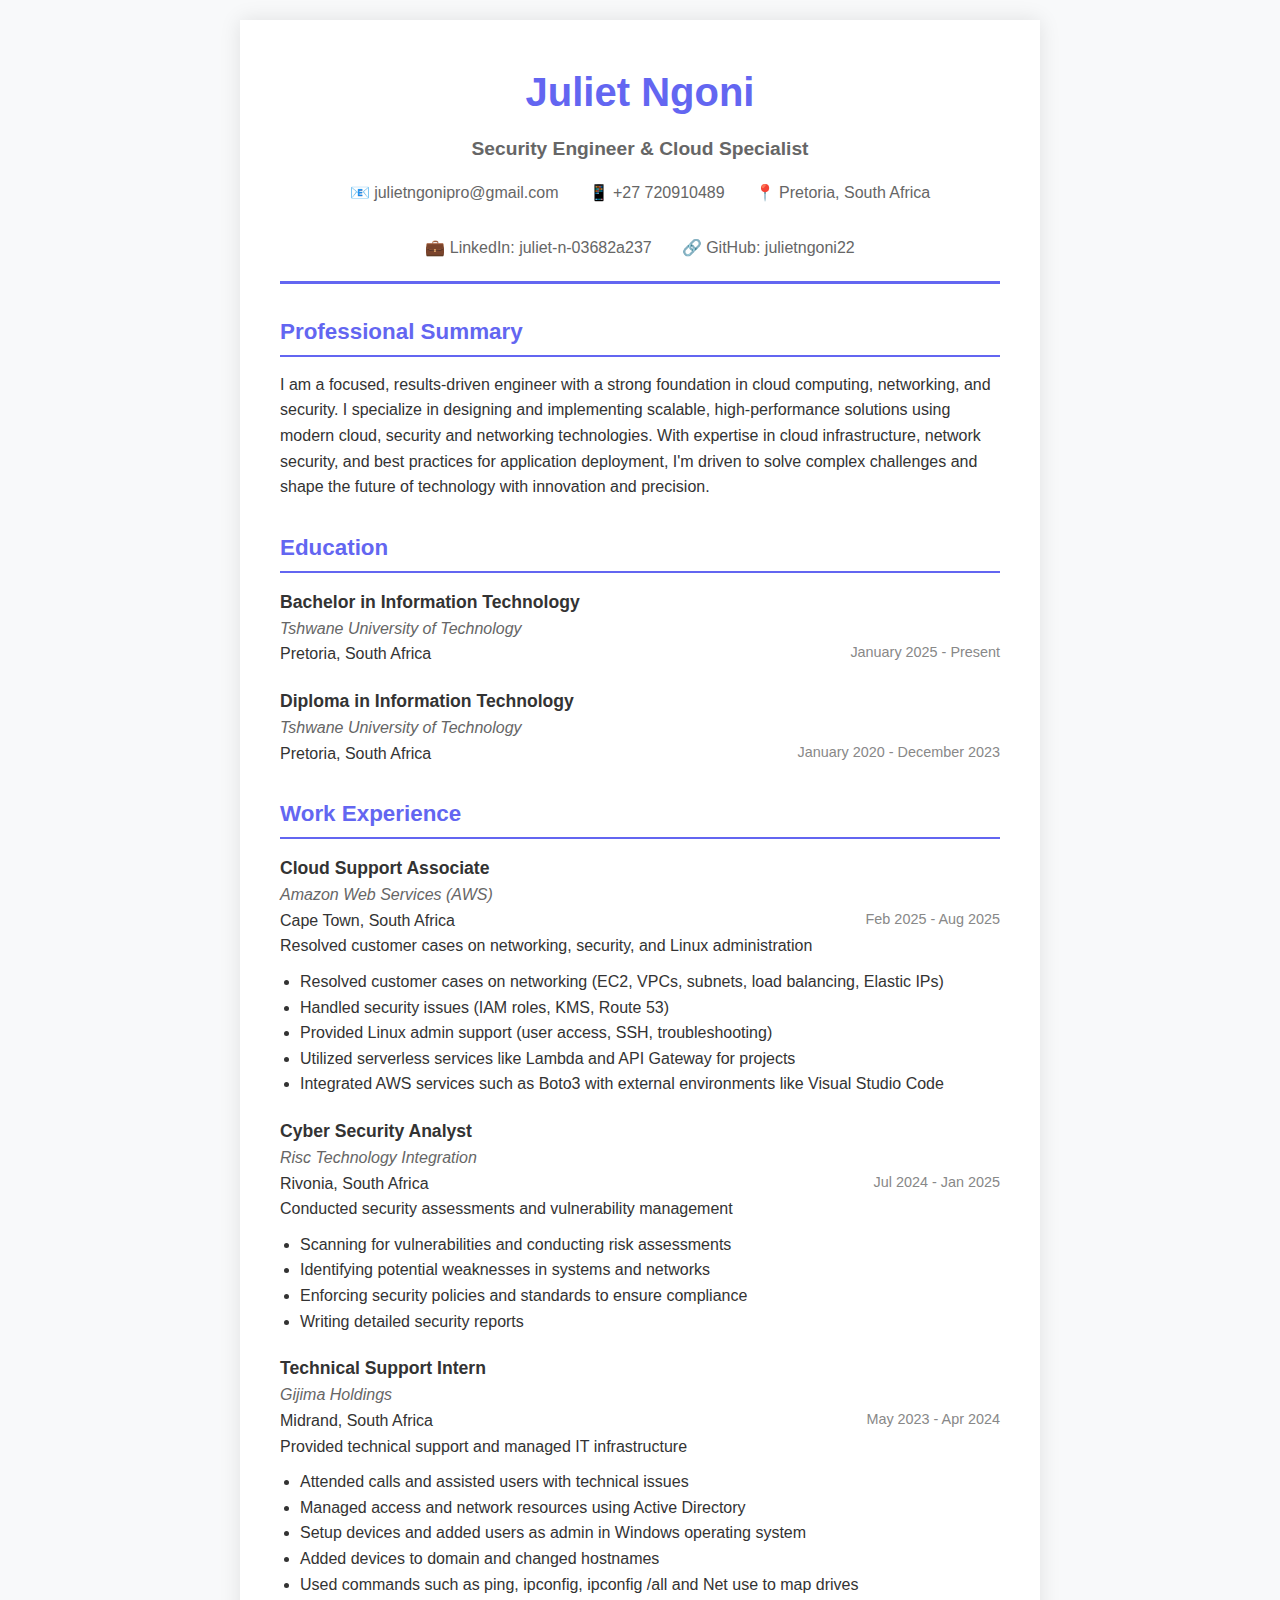
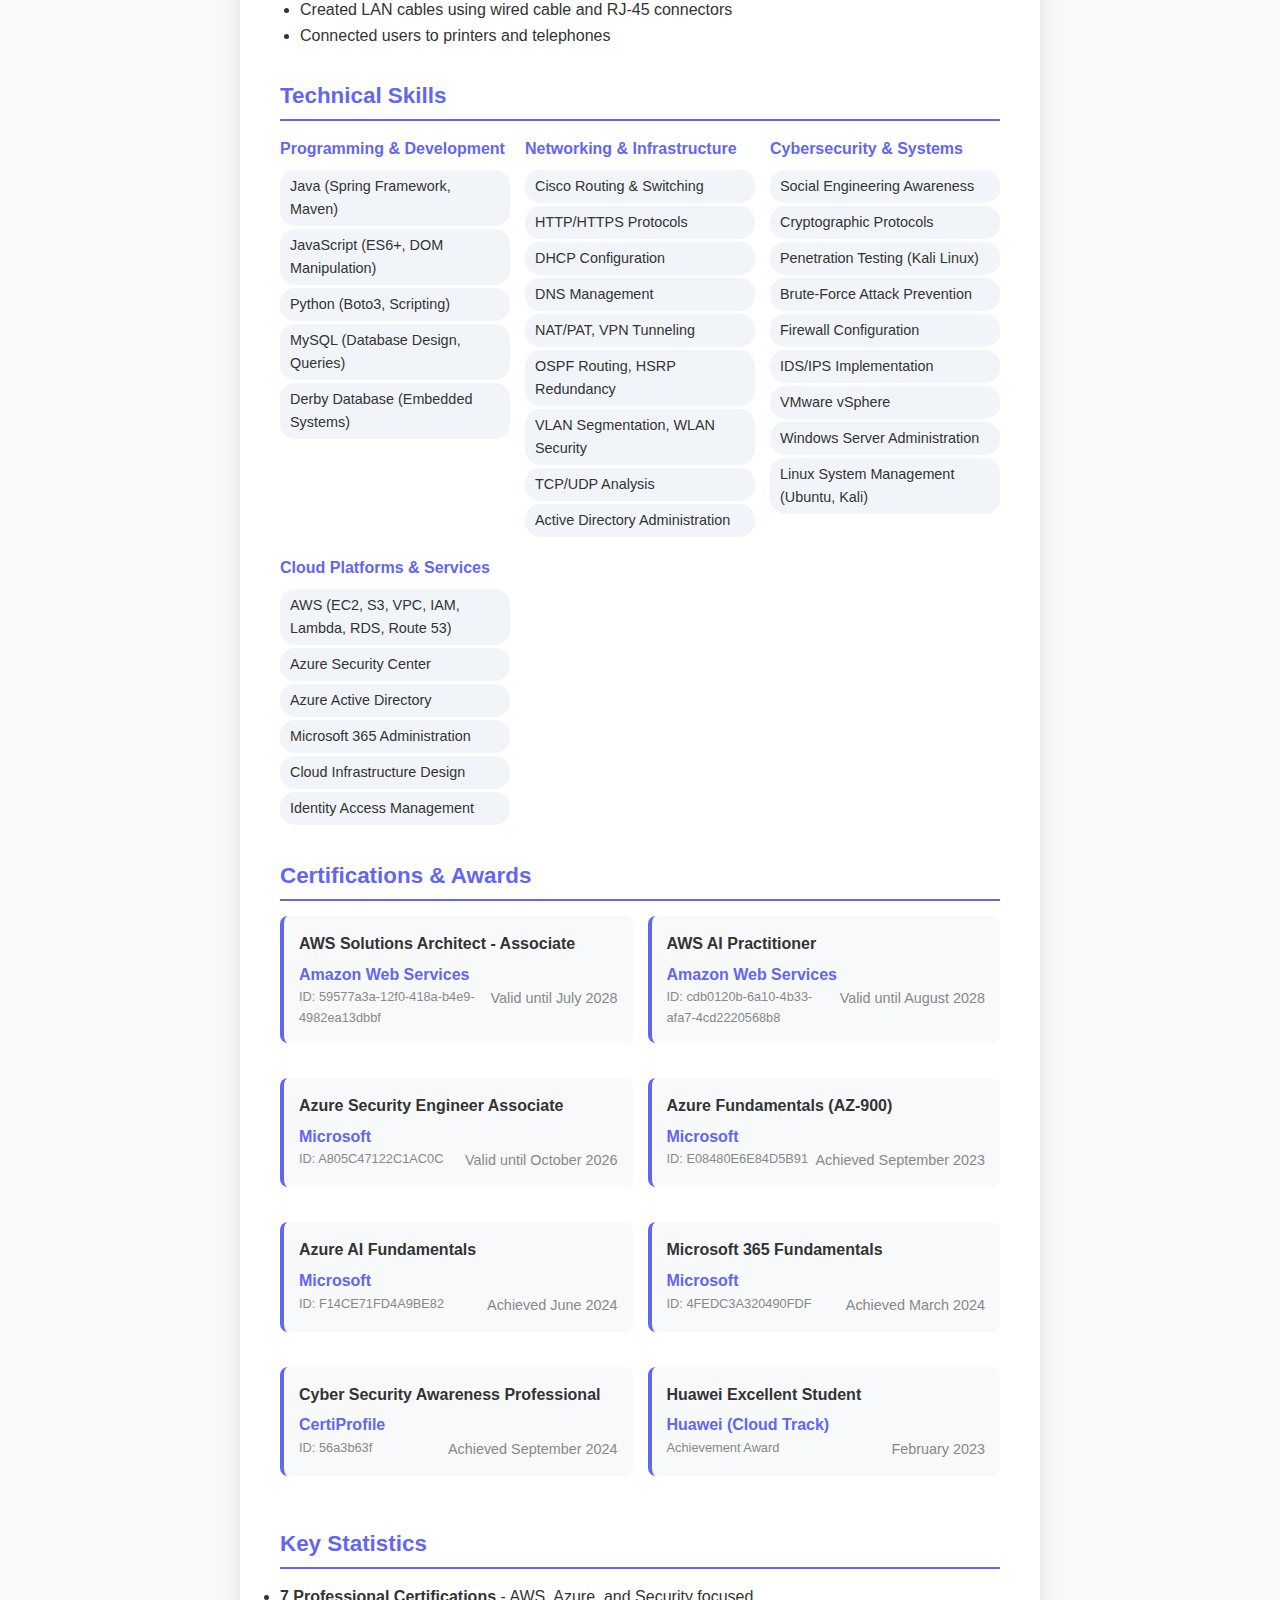
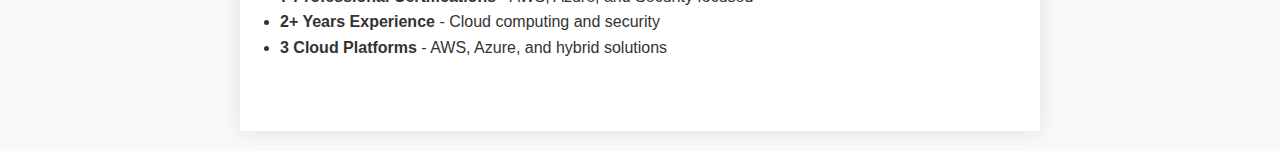
<file: Juliet_Ngoni_CV.html>
<!DOCTYPE html>
<html lang="en">
<head>
    <meta charset="UTF-8">
    <meta name="viewport" content="width=device-width, initial-scale=1.0">
    <title>Juliet Ngoni - CV</title>
    <style>
        * { margin: 0; padding: 0; box-sizing: border-box; }
        body { font-family: 'Arial', sans-serif; line-height: 1.6; color: #333; background: #f8f9fa; }
        .cv-container { max-width: 800px; margin: 20px auto; background: white; padding: 40px; box-shadow: 0 0 20px rgba(0,0,0,0.1); }
        .header { text-align: center; border-bottom: 3px solid #6366f1; padding-bottom: 20px; margin-bottom: 30px; }
        .header h1 { color: #6366f1; font-size: 2.5em; margin-bottom: 10px; }
        .header h2 { color: #666; font-size: 1.2em; margin-bottom: 15px; }
        .contact-info { display: flex; justify-content: center; gap: 30px; flex-wrap: wrap; }
        .contact-info span { color: #666; }
        .section { margin-bottom: 30px; }
        .section h3 { color: #6366f1; font-size: 1.4em; border-bottom: 2px solid #6366f1; padding-bottom: 5px; margin-bottom: 15px; }
        .experience-item, .education-item, .cert-item { margin-bottom: 20px; }
        .experience-item h4, .education-item h4 { color: #333; font-size: 1.1em; }
        .company, .institution { color: #666; font-style: italic; }
        .date { color: #888; font-size: 0.9em; float: right; }
        .experience-item ul { margin-left: 20px; margin-top: 10px; }
        .skills-grid { display: grid; grid-template-columns: repeat(auto-fit, minmax(200px, 1fr)); gap: 15px; }
        .skill-category h4 { color: #6366f1; margin-bottom: 8px; }
        .skill-category ul { list-style: none; }
        .skill-category li { background: #f1f5f9; padding: 5px 10px; margin: 3px 0; border-radius: 15px; font-size: 0.9em; }
        .cert-grid { display: grid; grid-template-columns: repeat(auto-fit, minmax(300px, 1fr)); gap: 15px; }
        .cert-item { background: #f8f9fa; padding: 15px; border-radius: 8px; border-left: 4px solid #6366f1; }
        .cert-item h4 { color: #333; margin-bottom: 5px; }
        .cert-issuer { color: #6366f1; font-weight: bold; }
        .cert-id { color: #888; font-size: 0.8em; }
        @media print { body { background: white; } .cv-container { box-shadow: none; margin: 0; } }
    </style>
</head>
<body>
    <div class="cv-container">
        <div class="header">
            <h1>Juliet Ngoni</h1>
            <h2>Security Engineer & Cloud Specialist</h2>
            <div class="contact-info">
                <span>📧 julietngonipro@gmail.com</span>
                <span>📱 +27 720910489</span>
                <span>📍 Pretoria, South Africa</span>
                <span>💼 LinkedIn: juliet-n-03682a237</span>
                <span>🔗 GitHub: julietngoni22</span>
            </div>
        </div>

        <div class="section">
            <h3>Professional Summary</h3>
            <p>I am a focused, results-driven engineer with a strong foundation in cloud computing, networking, and security. I specialize in designing and implementing scalable, high-performance solutions using modern cloud, security and networking technologies. With expertise in cloud infrastructure, network security, and best practices for application deployment, I'm driven to solve complex challenges and shape the future of technology with innovation and precision.</p>
        </div>

        <div class="section">
            <h3>Education</h3>
            <div class="education-item">
                <h4>Bachelor in Information Technology</h4>
                <div class="institution">Tshwane University of Technology</div>
                <div class="date">January 2025 - Present</div>
                <p>Pretoria, South Africa</p>
            </div>
            <div class="education-item">
                <h4>Diploma in Information Technology</h4>
                <div class="institution">Tshwane University of Technology</div>
                <div class="date">January 2020 - December 2023</div>
                <p>Pretoria, South Africa</p>
            </div>
        </div>

        <div class="section">
            <h3>Work Experience</h3>
            <div class="experience-item">
                <h4>Cloud Support Associate</h4>
                <div class="company">Amazon Web Services (AWS)</div>
                <div class="date">Feb 2025 - Aug 2025</div>
                <p>Cape Town, South Africa</p>
                <p>Resolved customer cases on networking, security, and Linux administration</p>
                <ul>
                    <li>Resolved customer cases on networking (EC2, VPCs, subnets, load balancing, Elastic IPs)</li>
                    <li>Handled security issues (IAM roles, KMS, Route 53)</li>
                    <li>Provided Linux admin support (user access, SSH, troubleshooting)</li>
                    <li>Utilized serverless services like Lambda and API Gateway for projects</li>
                    <li>Integrated AWS services such as Boto3 with external environments like Visual Studio Code</li>
                </ul>
            </div>
            <div class="experience-item">
                <h4>Cyber Security Analyst</h4>
                <div class="company">Risc Technology Integration</div>
                <div class="date">Jul 2024 - Jan 2025</div>
                <p>Rivonia, South Africa</p>
                <p>Conducted security assessments and vulnerability management</p>
                <ul>
                    <li>Scanning for vulnerabilities and conducting risk assessments</li>
                    <li>Identifying potential weaknesses in systems and networks</li>
                    <li>Enforcing security policies and standards to ensure compliance</li>
                    <li>Writing detailed security reports</li>
                </ul>
            </div>
            <div class="experience-item">
                <h4>Technical Support Intern</h4>
                <div class="company">Gijima Holdings</div>
                <div class="date">May 2023 - Apr 2024</div>
                <p>Midrand, South Africa</p>
                <p>Provided technical support and managed IT infrastructure</p>
                <ul>
                    <li>Attended calls and assisted users with technical issues</li>
                    <li>Managed access and network resources using Active Directory</li>
                    <li>Setup devices and added users as admin in Windows operating system</li>
                    <li>Added devices to domain and changed hostnames</li>
                    <li>Used commands such as ping, ipconfig, ipconfig /all and Net use to map drives</li>
                    <li>Created LAN cables using wired cable and RJ-45 connectors</li>
                    <li>Connected users to printers and telephones</li>
                </ul>
            </div>
        </div>

        <div class="section">
            <h3>Technical Skills</h3>
            <div class="skills-grid">
                <div class="skill-category">
                    <h4>Programming & Development</h4>
                    <ul>
                        <li>Java (Spring Framework, Maven)</li>
                        <li>JavaScript (ES6+, DOM Manipulation)</li>
                        <li>Python (Boto3, Scripting)</li>
                        <li>MySQL (Database Design, Queries)</li>
                        <li>Derby Database (Embedded Systems)</li>
                    </ul>
                </div>
                <div class="skill-category">
                    <h4>Networking & Infrastructure</h4>
                    <ul>
                        <li>Cisco Routing & Switching</li>
                        <li>HTTP/HTTPS Protocols</li>
                        <li>DHCP Configuration</li>
                        <li>DNS Management</li>
                        <li>NAT/PAT, VPN Tunneling</li>
                        <li>OSPF Routing, HSRP Redundancy</li>
                        <li>VLAN Segmentation, WLAN Security</li>
                        <li>TCP/UDP Analysis</li>
                        <li>Active Directory Administration</li>
                    </ul>
                </div>
                <div class="skill-category">
                    <h4>Cybersecurity & Systems</h4>
                    <ul>
                        <li>Social Engineering Awareness</li>
                        <li>Cryptographic Protocols</li>
                        <li>Penetration Testing (Kali Linux)</li>
                        <li>Brute-Force Attack Prevention</li>
                        <li>Firewall Configuration</li>
                        <li>IDS/IPS Implementation</li>
                        <li>VMware vSphere</li>
                        <li>Windows Server Administration</li>
                        <li>Linux System Management (Ubuntu, Kali)</li>
                    </ul>
                </div>
                <div class="skill-category">
                    <h4>Cloud Platforms & Services</h4>
                    <ul>
                        <li>AWS (EC2, S3, VPC, IAM, Lambda, RDS, Route 53)</li>
                        <li>Azure Security Center</li>
                        <li>Azure Active Directory</li>
                        <li>Microsoft 365 Administration</li>
                        <li>Cloud Infrastructure Design</li>
                        <li>Identity Access Management</li>
                    </ul>
                </div>
            </div>
        </div>

        <div class="section">
            <h3>Certifications & Awards</h3>
            <div class="cert-grid">
                <div class="cert-item">
                    <h4>AWS Solutions Architect - Associate</h4>
                    <div class="cert-issuer">Amazon Web Services</div>
                    <div class="date">Valid until July 2028</div>
                    <div class="cert-id">ID: 59577a3a-12f0-418a-b4e9-4982ea13dbbf</div>
                </div>
                <div class="cert-item">
                    <h4>AWS AI Practitioner</h4>
                    <div class="cert-issuer">Amazon Web Services</div>
                    <div class="date">Valid until August 2028</div>
                    <div class="cert-id">ID: cdb0120b-6a10-4b33-afa7-4cd2220568b8</div>
                </div>
                <div class="cert-item">
                    <h4>Azure Security Engineer Associate</h4>
                    <div class="cert-issuer">Microsoft</div>
                    <div class="date">Valid until October 2026</div>
                    <div class="cert-id">ID: A805C47122C1AC0C</div>
                </div>
                <div class="cert-item">
                    <h4>Azure Fundamentals (AZ-900)</h4>
                    <div class="cert-issuer">Microsoft</div>
                    <div class="date">Achieved September 2023</div>
                    <div class="cert-id">ID: E08480E6E84D5B91</div>
                </div>
                <div class="cert-item">
                    <h4>Azure AI Fundamentals</h4>
                    <div class="cert-issuer">Microsoft</div>
                    <div class="date">Achieved June 2024</div>
                    <div class="cert-id">ID: F14CE71FD4A9BE82</div>
                </div>
                <div class="cert-item">
                    <h4>Microsoft 365 Fundamentals</h4>
                    <div class="cert-issuer">Microsoft</div>
                    <div class="date">Achieved March 2024</div>
                    <div class="cert-id">ID: 4FEDC3A320490FDF</div>
                </div>
                <div class="cert-item">
                    <h4>Cyber Security Awareness Professional</h4>
                    <div class="cert-issuer">CertiProfile</div>
                    <div class="date">Achieved September 2024</div>
                    <div class="cert-id">ID: 56a3b63f</div>
                </div>
                <div class="cert-item">
                    <h4>Huawei Excellent Student</h4>
                    <div class="cert-issuer">Huawei (Cloud Track)</div>
                    <div class="date">February 2023</div>
                    <div class="cert-id">Achievement Award</div>
                </div>
            </div>
        </div>

        <div class="section">
            <h3>Key Statistics</h3>
            <ul>
                <li><strong>7 Professional Certifications</strong> - AWS, Azure, and Security focused</li>
                <li><strong>2+ Years Experience</strong> - Cloud computing and security</li>
                <li><strong>3 Cloud Platforms</strong> - AWS, Azure, and hybrid solutions</li>
            </ul>
        </div>
    </div>
</body>
</html>
</file>
